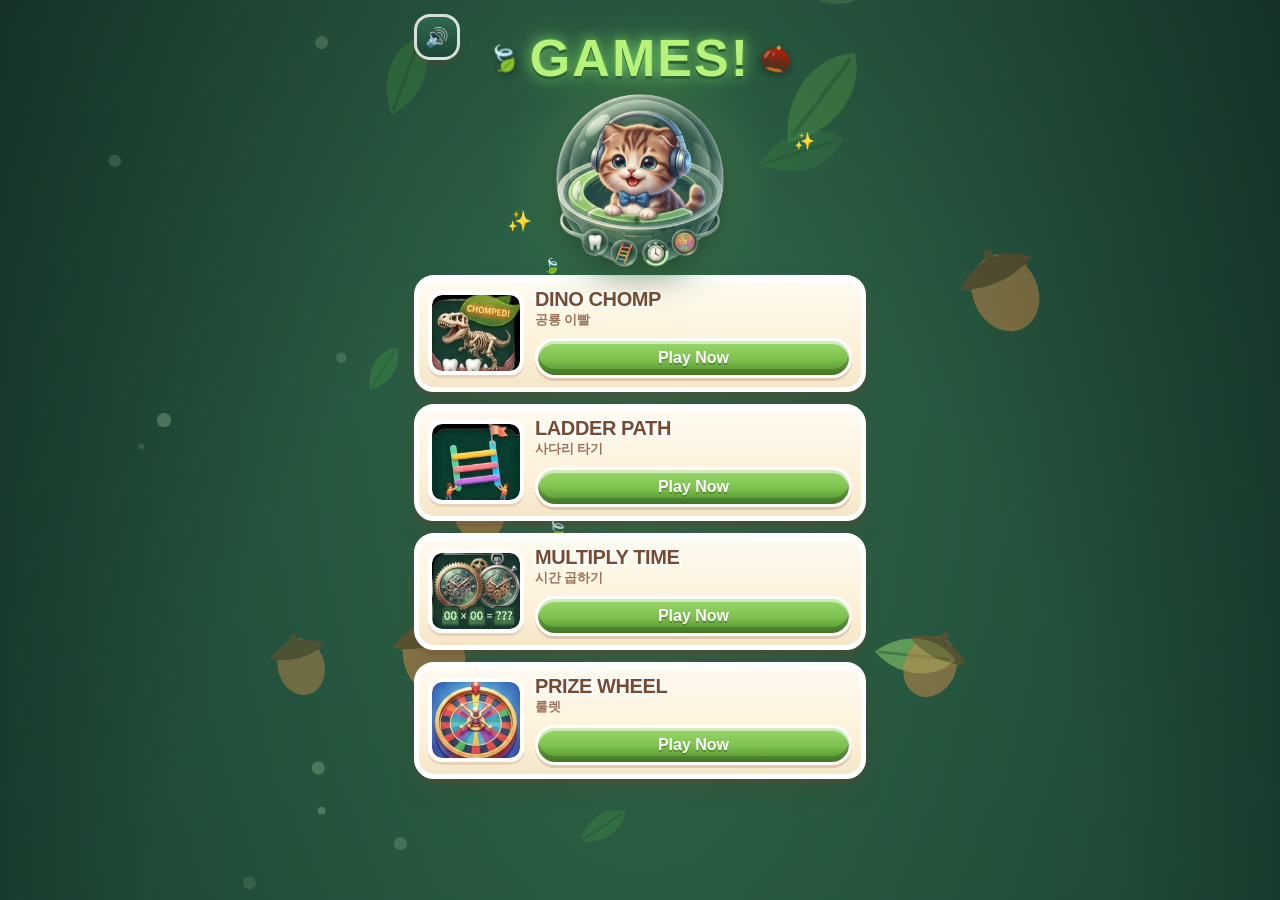
<file: index.html>
<!DOCTYPE html>
<html lang="ko">
<head>
<meta charset="utf-8">
<meta name="viewport" content="width=device-width, initial-scale=1, viewport-fit=cover">
<meta name="theme-color" content="#163a2d">
<meta name="description" content="공룡 이빨 · 사다리 타기 · 시간 곱하기 · 룰렛, 네 가지 복불복 미니게임">
<title>GAMES!</title>

<link rel="manifest" href="manifest.webmanifest">
<link rel="icon" href="icons/icon-192.png">
<link rel="apple-touch-icon" href="icons/apple-touch-icon.png">
<meta name="apple-mobile-web-app-capable" content="yes">
<meta name="apple-mobile-web-app-status-bar-style" content="default">
<meta name="apple-mobile-web-app-title" content="GAMES!">
<meta name="mobile-web-app-capable" content="yes">

<link rel="stylesheet" href="shared/theme.css">
<link rel="stylesheet" href="main.css">
</head>
<body>
  <div class="screen main" id="screen">
    <div class="main__deco" aria-hidden="true"></div>

    <h1 class="banner">
      <span class="banner__leaf banner__leaf--l">🍃</span>
      <span class="banner__text">GAMES!</span>
      <span class="banner__leaf banner__leaf--r">🌰</span>
    </h1>

    <img class="mascot" src="앱아이콘.png" alt="헤드폰을 쓴 고양이 마스코트">

    <main class="cards" id="cards"></main>
  </div>

  <script src="games.js"></script>
  <script src="shared/art.js"></script>
  <script src="shared/sound.js"></script>
  <script src="shared/fx.js"></script>
  <script src="main.js"></script>
</body>
</html>
</file>
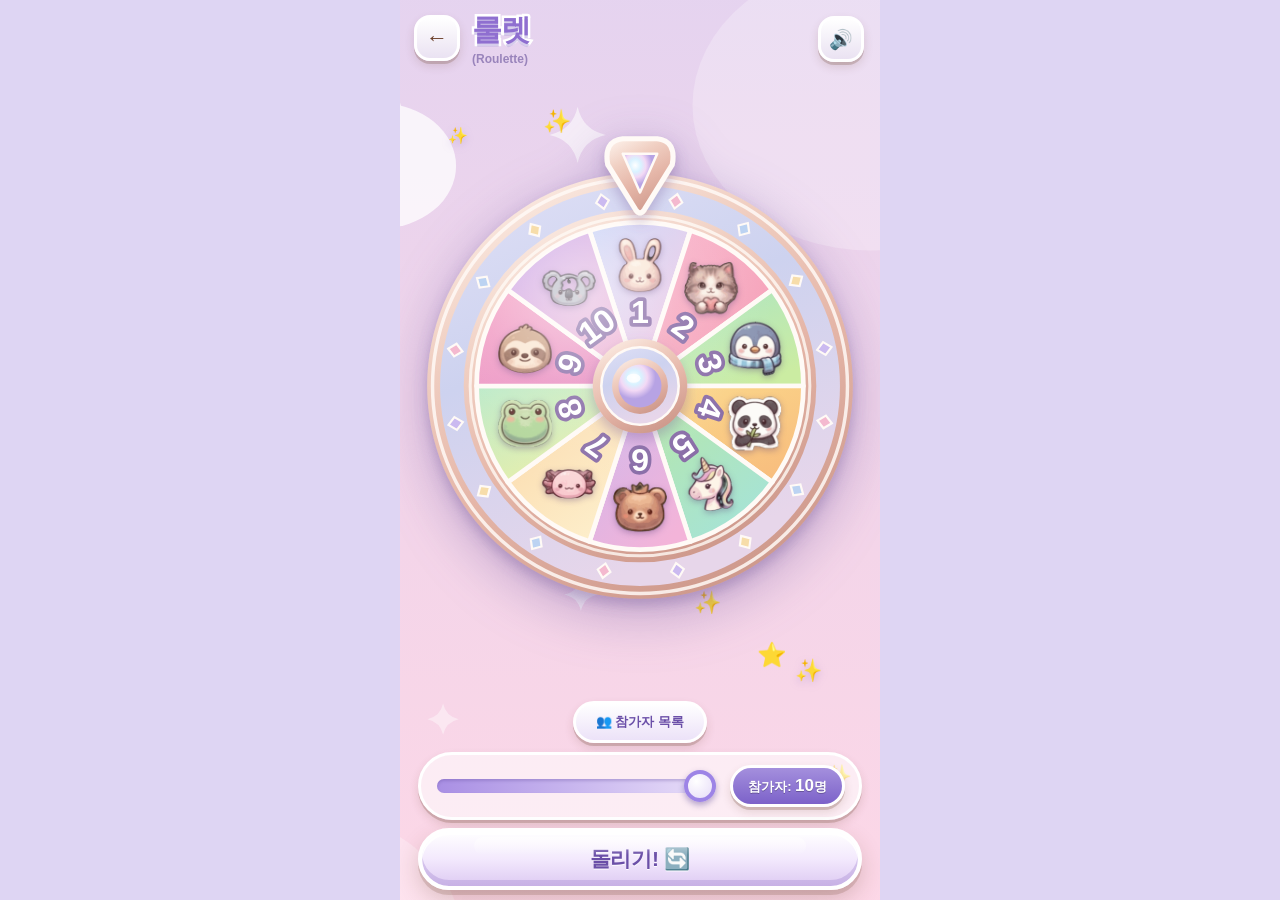
<file: 룰렛/index.html>
<!DOCTYPE html>
<html lang="ko">
<head>
<meta charset="utf-8">
<meta name="viewport" content="width=device-width, initial-scale=1, viewport-fit=cover">
<meta name="theme-color" content="#163a2d">
<title>PRIZE WHEEL</title>
<link rel="manifest" href="../manifest.webmanifest">
<link rel="icon" href="../icons/icon-192.png">
<link rel="apple-touch-icon" href="../icons/apple-touch-icon.png">
<meta name="apple-mobile-web-app-capable" content="yes">
<meta name="mobile-web-app-capable" content="yes">
<link rel="stylesheet" href="../shared/theme.css">
<link rel="stylesheet" href="style.css">
</head>
<body>
  <div class="screen wheel" id="screen">
    <div class="sky" aria-hidden="true">
      <span class="cloud cloud--1"></span>
      <span class="cloud cloud--2"></span>
      <span class="spark spark--1">✨</span>
      <span class="spark spark--3">✨</span>
    </div>

    <header class="topbar">
      <a class="topbar__back" href="../index.html" aria-label="게임 목록으로">←</a>
      <div>
        <h1 class="topbar__title">룰렛</h1>
        <p class="topbar__sub">(Roulette)</p>
      </div>
    </header>

    <!-- 룰렛판 -->
    <div class="wheelbox">
      <svg class="wheelbox__svg" id="svg" viewBox="-100 -100 200 200" aria-hidden="true"></svg>
    </div>

    <!-- 참가자 조절 -->
    <div class="players">
      <button class="players__list" id="openList" type="button">👥 참가자 목록</button>
      <div class="players__set">
        <input class="players__range" id="range" type="range" min="2" max="10" value="10"
               aria-label="참가자 수">
        <span class="players__badge">참가자: <b id="num">10</b>명</span>
      </div>
    </div>

    <button class="btn spinBtn" id="spin" type="button">돌리기! 🔄</button>

    <!-- 참가자 목록 -->
    <div class="popup" id="listPop">
      <div class="popup__box popup__box--list">
        <h2 class="popup__title">참가자</h2>
        <p class="popup__text">(Player List)</p>
        <div class="plist" id="plist"></div>
        <button class="btn" id="closeList" type="button">닫기</button>
      </div>
    </div>

    <!-- 결과 -->
    <div class="popup" id="popup">
      <div class="popup__box">
        <div class="popup__emoji" id="popEmoji">🎉</div>
        <h2 class="popup__title" id="popTitle">당첨!</h2>
        <p class="popup__text" id="popText"></p>
        <button class="btn" id="popAgain" type="button">한 번 더</button>
        <a class="popup__home" href="../index.html">목록으로</a>
      </div>
    </div>
  </div>

  <script src="../shared/progress.js"></script>
  <script src="../shared/art.js"></script>
  <script src="../shared/chars.js"></script>
  <script src="../shared/sound.js"></script>
  <script src="../shared/fx.js"></script>
  <script src="game.js"></script>
</body>
</html>
</file>
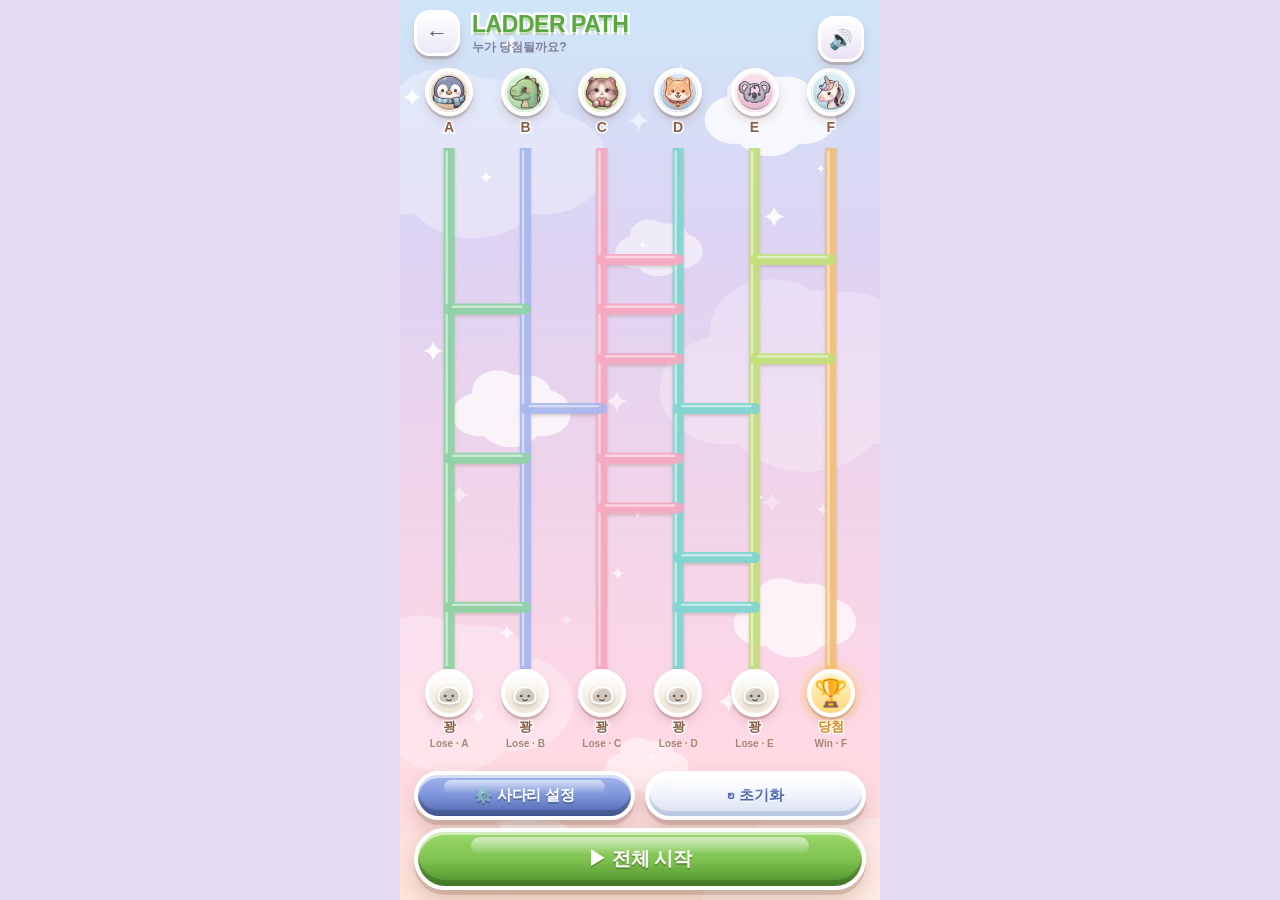
<file: 사다리/index.html>
<!DOCTYPE html>
<html lang="ko">
<head>
<meta charset="utf-8">
<meta name="viewport" content="width=device-width, initial-scale=1, viewport-fit=cover">
<meta name="theme-color" content="#163a2d">
<title>LADDER PATH</title>
<link rel="manifest" href="../manifest.webmanifest">
<link rel="icon" href="../icons/icon-192.png">
<link rel="apple-touch-icon" href="../icons/apple-touch-icon.png">
<meta name="apple-mobile-web-app-capable" content="yes">
<meta name="mobile-web-app-capable" content="yes">
<link rel="stylesheet" href="../shared/theme.css">
<link rel="stylesheet" href="style.css">
</head>
<body>
  <div class="screen ladder" id="screen">

    <header class="topbar">
      <a class="topbar__back" href="../index.html" aria-label="게임 목록으로">←</a>
      <div>
        <h1 class="topbar__title">LADDER PATH</h1>
        <p class="topbar__sub">누가 당첨될까요?</p>
      </div>
    </header>

    <div class="board" id="board">
      <div class="heads" id="heads"></div>
      <div class="track" id="track">
        <svg class="track__svg" id="svg" preserveAspectRatio="none" aria-hidden="true"></svg>
      </div>
      <div class="goals" id="goals"></div>
    </div>

    <footer class="controls">
      <div class="controls__row">
        <button class="btn btn--blue" id="openSetup" type="button">⚙️ 사다리 설정</button>
        <button class="btn btn--ghost" id="reset" type="button">↻ 초기화</button>
      </div>
      <button class="btn controls__go" id="startAll" type="button">▶ 전체 시작</button>
    </footer>

    <!-- 설정 패널 -->
    <div class="popup" id="setup">
      <div class="popup__box">
        <h2 class="popup__title">사다리 설정</h2>
        <p class="popup__text">인원수를 고르세요. 당첨은 항상 1개입니다.</p>
        <div class="stepper">
          <button class="stepper__btn" id="minus" type="button" aria-label="한 명 줄이기">−</button>
          <span class="stepper__value"><b id="numLabel">6</b>명</span>
          <button class="stepper__btn" id="plus" type="button" aria-label="한 명 늘리기">+</button>
        </div>
        <button class="btn" id="applySetup" type="button">이걸로 시작</button>
      </div>
    </div>

    <!-- 결과 팝업 -->
    <div class="popup" id="popup">
      <div class="popup__box">
        <div class="popup__emoji" id="popEmoji">🏆</div>
        <h2 class="popup__title" id="popTitle">당첨!</h2>
        <p class="popup__text" id="popText"></p>
        <button class="btn" id="popAgain" type="button">한 판 더</button>
        <a class="popup__home" href="../index.html">목록으로</a>
      </div>
    </div>

  </div>

  <script src="../shared/progress.js"></script>
  <script src="../shared/art.js"></script>
  <script src="../shared/chars.js"></script>
  <script src="../shared/sound.js"></script>
  <script src="../shared/fx.js"></script>
  <script src="game.js"></script>
</body>
</html>
</file>
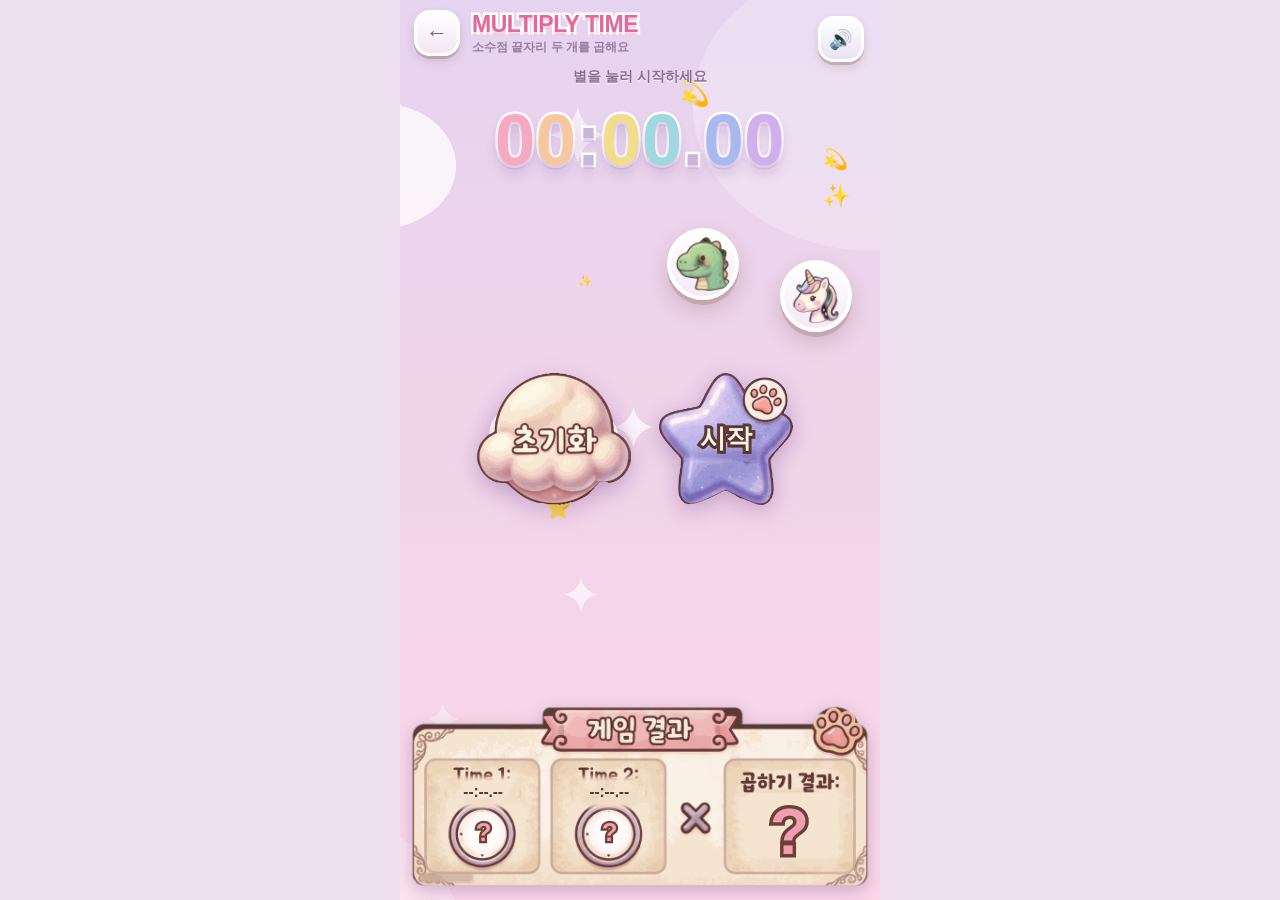
<file: 스톱워치/index.html>
<!DOCTYPE html>
<html lang="ko">
<head>
<meta charset="utf-8">
<meta name="viewport" content="width=device-width, initial-scale=1, viewport-fit=cover">
<meta name="theme-color" content="#163a2d">
<title>MULTIPLY TIME</title>
<link rel="manifest" href="../manifest.webmanifest">
<link rel="icon" href="../icons/icon-192.png">
<link rel="apple-touch-icon" href="../icons/apple-touch-icon.png">
<meta name="apple-mobile-web-app-capable" content="yes">
<meta name="mobile-web-app-capable" content="yes">
<link rel="stylesheet" href="../shared/theme.css">
<link rel="stylesheet" href="style.css">
</head>
<body>
  <div class="screen watch" id="screen">
    <div class="sky" aria-hidden="true">
      <span class="cloud cloud--1"></span>
      <span class="cloud cloud--2"></span>
      <span class="cloud cloud--3"></span>
    </div>

    <header class="topbar">
      <a class="topbar__back" href="../index.html" aria-label="게임 목록으로">←</a>
      <div>
        <h1 class="topbar__title">MULTIPLY TIME</h1>
        <p class="topbar__sub">소수점 끝자리 두 개를 곱해요</p>
      </div>
    </header>

    <p class="guide" id="guide">별을 눌러 시작하세요</p>

    <!-- 옆에서 구경하는 친구 둘. 캐릭터도 자리도 들어올 때마다 바뀝니다.
         자리는 game.js 가 버튼·시계·결과판을 피해서 잡아 줍니다. -->
    <div class="buddies" id="buddies" aria-hidden="true">
      <span class="buddy">🐱</span>
      <span class="buddy">🐻</span>
    </div>

    <!-- 시간 표시 -->
    <div class="display">
      <div class="display__time" id="time">00:00.00</div>
    </div>

    <!-- 조작 버튼 -->
    <div class="pads">
      <button class="pad pad--cloud" id="reset" type="button">
        <img class="pad__art" src="../shared/art/watch-cloud.png" alt="" onerror="this.remove()">
        <svg class="pad__svg" viewBox="0 0 150 100" aria-hidden="true">
          <!-- 같은 도형을 두 번 그립니다: 뒤에는 굵은 흰 선으로 테두리를, 앞에는 색을 채워 -->
          <g class="pad__outline"><g class="cloudBody">
        <circle cx="42" cy="46" r="24"/>
        <circle cx="76" cy="36" r="30"/>
        <circle cx="110" cy="50" r="22"/>
        <rect x="18" y="52" width="114" height="30" rx="15"/>
      </g></g>
          <g class="pad__fill"><g class="cloudBody">
        <circle cx="42" cy="46" r="24"/>
        <circle cx="76" cy="36" r="30"/>
        <circle cx="110" cy="50" r="22"/>
        <rect x="18" y="52" width="114" height="30" rx="15"/>
      </g></g>
        </svg>
        <span class="pad__label">초기화</span>
      </button>

      <button class="pad pad--star" id="action" type="button">
        <img class="pad__art" src="../shared/art/watch-star.png" alt="" onerror="this.remove()">
        <img class="pad__art pad__art--stop" src="../shared/art/watch-star-stop.png"
             alt="" onerror="this.remove()">
        <svg class="pad__svg" viewBox="0 0 100 100" aria-hidden="true">
          <polygon class="star" points="50.00,3.00 62.05,33.42 94.70,35.48 69.50,56.33 77.63,88.02 50.00,70.50 22.37,88.02 30.50,56.33 5.30,35.48 37.95,33.42"/>
          <polygon class="star__gloss" points="50.00,3.00 62.05,33.42 94.70,35.48 69.50,56.33 77.63,88.02 50.00,70.50 22.37,88.02 30.50,56.33 5.30,35.48 37.95,33.42"/>
        </svg>
        <span class="pad__paw">🐾</span>
        <span class="pad__label" id="actionLabel">시작</span>
      </button>
    </div>

    <!-- 결과 — 그려 둔 결과판 위에 실제 값만 얹습니다 -->
    <section class="result">
      <div class="board">
        <img class="board__bg" src="../shared/art/watch-board.png"
             alt="게임 결과판" onerror="this.closest('.board').classList.add('is-bare')">
        <span class="board__time board__time--1" id="t1">--:--.--</span>
        <span class="board__time board__time--2" id="t2">--:--.--</span>
        <span class="board__dial board__dial--1" id="slot1"><i id="d1">?</i></span>
        <span class="board__dial board__dial--2" id="slot2"><i id="d2">?</i></span>
        <span class="board__total" id="total">?</span>
      </div>
    </section>

    <!-- 결과 팝업 -->
    <div class="popup" id="popup">
      <div class="popup__box">
        <div class="popup__emoji" id="popEmoji">🎉</div>
        <h2 class="popup__title" id="popTitle">0 점</h2>
        <p class="popup__text" id="popText"></p>
        <button class="btn" id="popAgain" type="button">한 판 더</button>
        <a class="popup__home" href="../index.html">목록으로</a>
      </div>
    </div>
  </div>

  <script src="../shared/progress.js"></script>
  <script src="../shared/art.js"></script>
  <script src="../shared/chars.js"></script>
  <script src="../shared/sound.js"></script>
  <script src="../shared/fx.js"></script>
  <script src="game.js"></script>
</body>
</html>
</file>
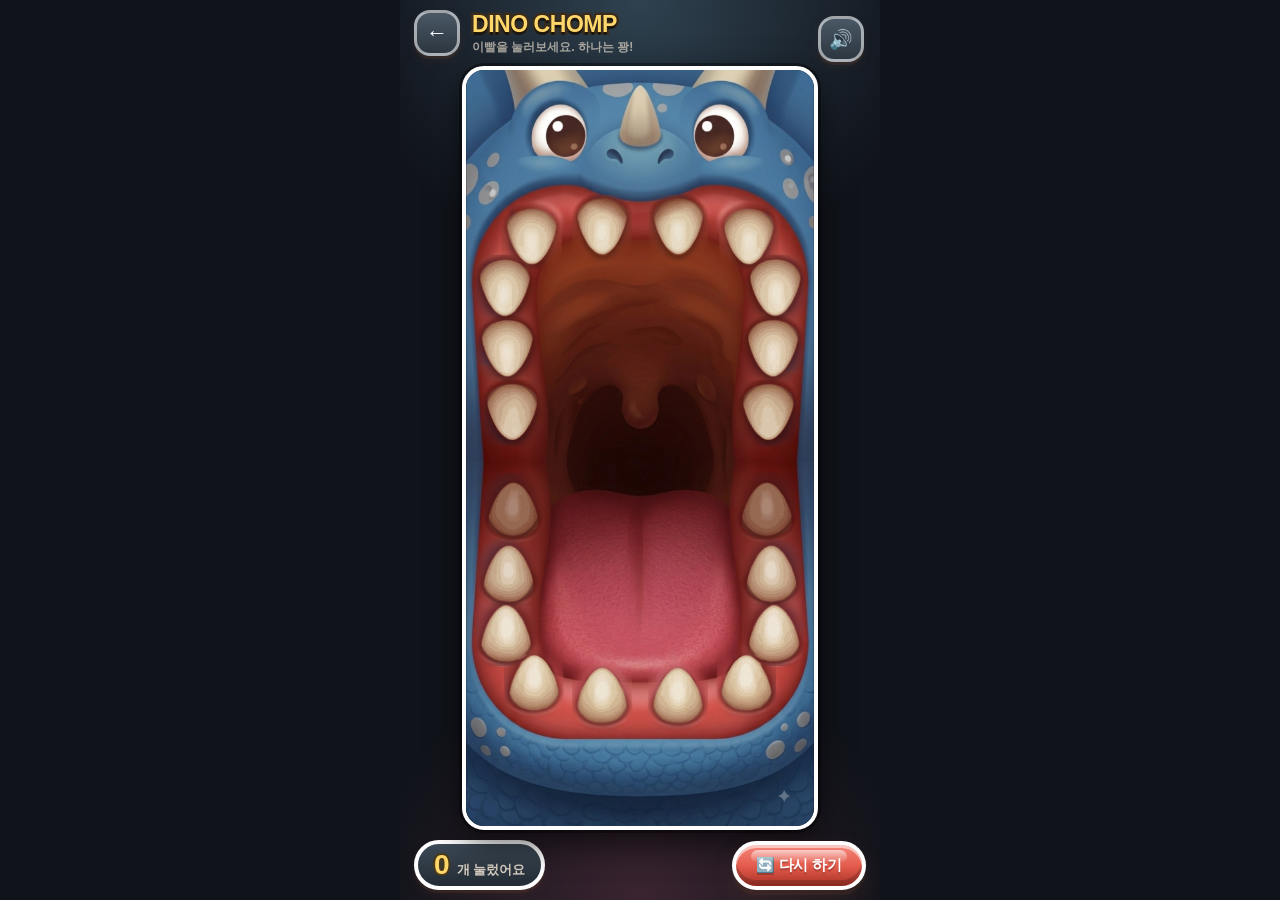
<file: 이빨/index.html>
<!DOCTYPE html>
<html lang="ko">
<head>
<meta charset="utf-8">
<meta name="viewport" content="width=device-width, initial-scale=1, viewport-fit=cover">
<meta name="theme-color" content="#163a2d">
<title>DINO CHOMP</title>
<link rel="manifest" href="../manifest.webmanifest">
<link rel="icon" href="../icons/icon-192.png">
<link rel="apple-touch-icon" href="../icons/apple-touch-icon.png">
<meta name="apple-mobile-web-app-capable" content="yes">
<meta name="mobile-web-app-capable" content="yes">
<link rel="stylesheet" href="../shared/theme.css">
<link rel="stylesheet" href="style.css">
</head>
<body>
  <div class="screen dino" id="screen">

    <header class="topbar">
      <a class="topbar__back" href="../index.html" aria-label="게임 목록으로">←</a>
      <div>
        <h1 class="topbar__title">DINO CHOMP</h1>
        <p class="topbar__sub">이빨을 눌러보세요. 하나는 꽝!</p>
      </div>
    </header>

    <!-- 입 그림 + 이빨 조각.
         배경은 이빨을 모두 지운 "잇몸만" 그림이고, 그 위에 진짜 이빨 조각 20개를 얹습니다.
         그래서 이빨을 누르면 조각이 잇몸 속으로 빠지며 빈 자리가 그대로 드러납니다. -->
    <div class="stageWrap">
      <div class="stage" id="stage">
        <img class="stage__img" id="mouth" src="이빨화면-잇몸.jpg" alt="입을 벌린 공룡">
        <div class="teeth" id="teeth"></div>
      </div>
    </div>

    <footer class="hud">
      <div class="hud__count">
        <span class="hud__num" id="count">0</span>
        <span class="hud__unit">개 눌렀어요</span>
      </div>
      <button class="btn hud__retry" id="retry" type="button">🔄 다시 하기</button>
    </footer>

    <!-- 결과 팝업 -->
    <div class="popup" id="popup">
      <div class="popup__box">
        <div class="popup__emoji" id="popEmoji">😱</div>
        <h2 class="popup__title" id="popTitle">CHOMP!</h2>
        <p class="popup__text" id="popText"></p>
        <button class="btn" id="popRetry" type="button">다시 하기</button>
        <a class="popup__home" href="../index.html">목록으로</a>
      </div>
    </div>

  </div>

  <script src="../shared/progress.js"></script>
  <script src="../shared/sound.js"></script>
  <script src="../shared/fx.js"></script>
  <script src="game.js"></script>
</body>
</html>
</file>
<file: shared/theme.css>
/* ===== 공통 디자인 시스템 =====
   참고 이미지의 특징을 규칙으로 정리한 것입니다.
     1) 모든 요소에 두꺼운 흰 테두리
     2) 젤리처럼 안쪽 위는 밝고 아래는 어두운 입체감
     3) 글자는 흰 외곽선 + 색 채움 + 아래로 떨어지는 그림자
     4) 그림자는 흐린 것 하나가 아니라, 단단한 것 + 부드러운 것 두 겹 */

:root {
  /* 배경 — 앱 전체가 이 진한 숲 색을 기준으로 합니다.
     위아래 띠(주소창·상태바)도 같은 색이라 화면이 하나로 이어져 보입니다. */
  --forest: #163a2d;
  --forest-deep: #0e2a20;
  --leaf: #8dd85f;
  --cream: #fdf3dd;
  --cream-deep: #f5e6c8;
  --paper: #f9f5ec;

  /* 파스텔 하늘 */
  --sky-1: #ffd9ec;
  --sky-2: #d9c9f5;
  --sky-3: #c5e4f7;
  --sky-4: #ffe9d6;

  /* 글자 */
  --brown: #6b3f2a;
  --brown-soft: #98705a;
  --white: #ffffff;

  /* 버튼 */
  --btn-green: #7ec24f;
  --btn-green-deep: #4e8f2c;
  --btn-blue: #7b93d8;
  --btn-blue-deep: #4f66ad;
  --btn-pink: #f5a8c0;
  --btn-pink-deep: #d4738f;
  --btn-red: #e35b4c;
  --btn-red-deep: #a83226;

  /* 테두리 · 그림자 */
  --line: #d8ab72;
  --line-soft: #ecd9b4;

  /* 두 겹 그림자 — 단단한 아래턱 + 퍼지는 안개 */
  --drop-sm: 0 3px 0 rgba(107, 63, 42, .22), 0 5px 10px rgba(107, 63, 42, .16);
  --drop-md: 0 5px 0 rgba(107, 63, 42, .18), 0 10px 22px rgba(107, 63, 42, .22);
  --drop-lg: 0 8px 0 rgba(107, 63, 42, .16), 0 20px 44px rgba(107, 63, 42, .3);

  /* 젤리 광택 — 버튼 안쪽에 겹쳐 쓰는 값 */
  --gloss: inset 0 3px 0 rgba(255, 255, 255, .55), inset 0 -6px 0 rgba(0, 0, 0, .18);

  /* 캐릭터 파스텔 팔레트 */
  --c1: #f6a9a9; --c2: #f9cf8e; --c3: #f4e58c; --c4: #b5e3a0; --c5: #9fd8e0;
  --c6: #a9b8ef; --c7: #cfb0ec; --c8: #f3b0d6; --c9: #d6c3a8; --c10: #b8c9d9;

  --radius: 20px;
  --radius-lg: 28px;
}

* { box-sizing: border-box; -webkit-tap-highlight-color: transparent; }
html, body { margin: 0; padding: 0; height: 100%; }

body {
  font-family: "Apple SD Gothic Neo", -apple-system, BlinkMacSystemFont,
               "Pretendard", "Noto Sans KR", "Malgun Gothic", sans-serif;
  color: var(--brown);
  overscroll-behavior: none;
  user-select: none;
}

.screen {
  position: relative;
  width: 100%;
  max-width: 480px;
  min-height: 100%;
  margin: 0 auto;
  overflow: hidden;
}

/* ===== 사탕 글씨 =====
   흰 외곽선을 글자 뒤로 돌리고(paint-order), 아래로 단단한 그림자를 답니다. */
.candy {
  -webkit-text-stroke: 6px var(--white);
  paint-order: stroke fill;
  text-shadow:
    0 3px 0 var(--stroke2, rgba(0, 0, 0, .18)),
    0 6px 12px rgba(107, 63, 42, .28);
}

/* ===== 젤리 버튼 ===== */
.btn {
  position: relative;
  display: inline-flex;
  align-items: center;
  justify-content: center;
  gap: 8px;
  padding: 15px 28px;
  border: 4px solid var(--white);
  border-radius: 999px;
  font-family: inherit;
  font-size: 17px;
  font-weight: 900;
  letter-spacing: -.01em;
  color: var(--white);
  background: linear-gradient(180deg, #9ad86c 0%, var(--btn-green) 52%, var(--btn-green-deep) 100%);
  box-shadow: var(--gloss), var(--drop-md);
  text-shadow: 0 2px 0 rgba(0, 0, 0, .22);
  cursor: pointer;
  transition: transform .12s cubic-bezier(.2, 1.4, .5, 1), filter .12s ease;
}
/* 위쪽에 얹히는 하이라이트 — 젤리 느낌의 핵심입니다 */
.btn::before {
  content: "";
  position: absolute;
  left: 12%;
  right: 12%;
  top: 5px;
  height: 34%;
  border-radius: 999px;
  background: linear-gradient(rgba(255, 255, 255, .6), rgba(255, 255, 255, 0));
  pointer-events: none;
}
.btn:active { transform: translateY(5px); box-shadow: var(--gloss), 0 1px 0 rgba(107,63,42,.22); }
.btn:disabled { filter: grayscale(.55) opacity(.55); cursor: default; }

.btn--blue {
  background: linear-gradient(180deg, #a3b6ee 0%, var(--btn-blue) 52%, var(--btn-blue-deep) 100%);
}
.btn--pink {
  background: linear-gradient(180deg, #ffc4d6 0%, var(--btn-pink) 52%, var(--btn-pink-deep) 100%);
}
.btn--red {
  background: linear-gradient(180deg, #f5877a 0%, var(--btn-red) 52%, var(--btn-red-deep) 100%);
}
.btn--ghost {
  background: linear-gradient(180deg, #ffffff 0%, #eef2fb 52%, #d5ddf0 100%);
  color: var(--btn-blue-deep);
  text-shadow: 0 1px 0 rgba(255, 255, 255, .9);
  box-shadow: inset 0 3px 0 rgba(255,255,255,.9), inset 0 -5px 0 rgba(120,140,190,.28), var(--drop-md);
}

/* ===== 패널 · 카드 ===== */
.panel {
  position: relative;
  border: 4px solid var(--white);
  border-radius: var(--radius);
  background: linear-gradient(180deg, #fffaf0, var(--cream-deep));
  box-shadow: inset 0 2px 0 rgba(255,255,255,.9), var(--drop-md);
}

/* ===== 상단 바 ===== */
.topbar {
  position: relative;
  z-index: 5;
  display: flex;
  align-items: center;
  gap: 12px;
  padding: 14px 16px;
}
.topbar__back {
  display: grid;
  place-items: center;
  width: 46px;
  height: 46px;
  flex: 0 0 46px;
  border: 3px solid var(--white);
  border-radius: 16px;
  background: linear-gradient(180deg, #ffffff, #eae2f2);
  color: var(--brown);
  font-size: 22px;
  font-weight: 900;
  text-decoration: none;
  box-shadow: var(--drop-sm);
  transition: transform .12s ease;
}
.topbar__back:active { transform: translateY(3px); }
.topbar__title { margin: 0; font-size: 23px; font-weight: 900; letter-spacing: -.02em; }
.topbar__sub { margin: 1px 0 0; font-size: 12px; font-weight: 800; opacity: .72; }

/* ===== 효과음 토글 ===== */
.sfxBtn {
  position: absolute;
  top: 16px;
  right: 16px;
  z-index: 30;
  width: 46px;
  height: 46px;
  padding: 0;
  border: 3px solid var(--white);
  border-radius: 16px;
  background: linear-gradient(180deg, #ffffff, #eae2f2);
  font-size: 19px;
  line-height: 1;
  cursor: pointer;
  box-shadow: var(--drop-sm);
  transition: transform .12s ease;
}
.sfxBtn:active { transform: translateY(3px); }

/* ===== 팝업 ===== */
.popup {
  position: absolute;
  inset: 0;
  z-index: 40;
  display: grid;
  place-items: center;
  padding: 24px;
  background: rgba(60, 35, 22, .5);
  backdrop-filter: blur(4px);
  opacity: 0;
  pointer-events: none;
  transition: opacity .25s ease;
}
.popup.is-open { opacity: 1; pointer-events: auto; }

.popup__box {
  position: relative;
  width: 100%;
  max-width: 330px;
  padding: 30px 24px 24px;
  border: 5px solid var(--white);
  border-radius: var(--radius-lg);
  background: linear-gradient(180deg, #fffaf0 0%, var(--cream) 55%, var(--cream-deep) 100%);
  text-align: center;
  box-shadow: inset 0 3px 0 rgba(255,255,255,.9), var(--drop-lg);
  transform: scale(.8) translateY(14px);
  transition: transform .32s cubic-bezier(.2, 1.5, .45, 1);
}
.popup.is-open .popup__box { transform: scale(1) translateY(0); }

/* 팝업 둘레의 점선 장식 */
.popup__box::after {
  content: "";
  position: absolute;
  inset: 7px;
  border: 2px dashed rgba(216, 171, 114, .5);
  border-radius: calc(var(--radius-lg) - 8px);
  pointer-events: none;
}
.popup__emoji {
  font-size: 62px;
  line-height: 1;
  filter: drop-shadow(0 6px 8px rgba(107, 63, 42, .3));
  animation: bounceIn .5s cubic-bezier(.2, 1.6, .4, 1);
}
.popup__title {
  margin: 12px 0 6px;
  font-size: 28px;
  font-weight: 900;
  color: #e2699a;
  -webkit-text-stroke: 5px var(--white);
  paint-order: stroke fill;
  text-shadow: 0 3px 0 rgba(226, 105, 154, .28);
}
.popup__text { margin: 0 0 20px; font-size: 15px; font-weight: 700; color: var(--brown-soft); line-height: 1.5; }
.popup__home {
  display: block;
  margin-top: 14px;
  font-size: 13px;
  font-weight: 800;
  color: var(--brown-soft);
  text-decoration: none;
  opacity: .85;
}

/* ===== 반짝임 장식 ===== */
.twinkle {
  position: absolute;
  pointer-events: none;
  animation: twinkle 2.6s ease-in-out infinite;
}
@keyframes twinkle {
  0%, 100% { opacity: .25; transform: scale(.8) rotate(0deg); }
  50% { opacity: 1; transform: scale(1.15) rotate(18deg); }
}

/* ===== 공통 애니메이션 ===== */
@keyframes shake {
  0%, 100% { transform: translate(0, 0) rotate(0); }
  20% { transform: translate(-9px, 5px) rotate(-1.8deg); }
  40% { transform: translate(8px, -4px) rotate(1.8deg); }
  60% { transform: translate(-6px, 3px) rotate(-1.2deg); }
  80% { transform: translate(5px, -2px) rotate(.9deg); }
}
@keyframes pop {
  0% { transform: scale(.4); opacity: 0; }
  70% { transform: scale(1.18); opacity: 1; }
  100% { transform: scale(1); opacity: 1; }
}
@keyframes bounceIn {
  0% { transform: scale(.3) translateY(20px); opacity: 0; }
  55% { transform: scale(1.2) translateY(-6px); opacity: 1; }
  75% { transform: scale(.94) translateY(2px); }
  100% { transform: scale(1) translateY(0); }
}
@keyframes float {
  0%, 100% { transform: translateY(0); }
  50% { transform: translateY(-9px); }
}
@keyframes wobble {
  0%, 100% { transform: rotate(-2.5deg); }
  50% { transform: rotate(2.5deg); }
}

@media (prefers-reduced-motion: reduce) {
  * { animation-duration: .01ms !important; transition-duration: .01ms !important; }
}

/* ===== 색종이 ===== */
.fxLayer { position: absolute; inset: 0; z-index: 45; pointer-events: none; overflow: hidden; }
.fxBit {
  position: absolute;
  display: block;
  opacity: 0;
  animation-name: confetti;
  animation-timing-function: cubic-bezier(.15, .6, .5, 1);
  animation-fill-mode: forwards;
}
@keyframes confetti {
  0%   { opacity: 1; transform: translate(-50%, -50%) rotate(0deg) scale(.5); }
  15%  { opacity: 1; transform: translate(calc(-50% + var(--dx) * .45), calc(-50% + var(--dy) * -.25)) rotate(calc(var(--rot) * .3)) scale(1.1); }
  100% { opacity: 0; transform: translate(calc(-50% + var(--dx)), calc(-50% + var(--dy))) rotate(var(--rot)) scale(.85); }
}

/* ===== 생성된 그림 =====
   이모지 위에 덮여 그려집니다. 파일이 없으면 스스로 사라져 이모지가 남습니다. */
.artImg {
  position: absolute;
  inset: 0;
  width: 100%;
  height: 100%;
  object-fit: cover;
  border-radius: inherit;
  pointer-events: none;
}

/* ===== 캐릭터 그림 (shared/art/char/) =====
   투명 PNG 라서 잘라내지 않고 통째로 보여 줍니다.
   파일이 없으면 onerror 로 사라져 밑에 깔린 이모지가 남습니다. */
.charImg {
  position: absolute;
  inset: 6%;
  width: 88%;
  height: 88%;
  object-fit: contain;
  pointer-events: none;
}
/* 예비 이모지 — 그림이 붙으면 숨깁니다. 그래야 뒤로 삐져나와 겹쳐 보이지 않습니다. */
.charEmoji { font-style: normal; line-height: 1; }
:has(> .charImg) > .charEmoji { display: none; }
</file>
<file: main.css>
/* ===== 메인 선택화면 ===== */

body {
  /* 붙박이(fixed)로 두면 iOS 에서 어긋나므로, 문서 전체를 덮게 둡니다 */
  background: var(--forest) url("shared/art/bg-forest.svg") center top / cover no-repeat;
}

.main {
  padding: 14px 14px calc(28px + env(safe-area-inset-bottom));
  min-height: 100vh;
  min-height: 100svh;
}

/* 배너가 글씨만 남아서 위 모서리가 비었습니다 — 참고 화면처럼 왼쪽 위로 올립니다 */
.main .sfxBtn {
  top: 14px;
  left: 14px;
  right: auto;
  background: linear-gradient(180deg, #2f6a4c, #1b4433);
  border-color: rgba(255, 255, 255, .82);
  color: #eafbe2;
}

/* 은은한 잎사귀 얼룩 */
/* 배경 그림은 body 가 맡고, 여기에는 반짝임만 얹습니다 */
.main__deco { position: absolute; inset: 0; pointer-events: none; }

/* ---- 타이틀 배너 ---- */
/* 참고 화면처럼 상자 없이 빛나는 글씨만 둡니다 */
.banner {
  position: relative;
  z-index: 2;
  display: flex;
  align-items: center;
  justify-content: center;
  gap: 10px;
  margin: 10px 6px 0;
  padding: 4px 8px;
}
.banner__text {
  font-size: clamp(38px, 12vw, 52px);
  font-weight: 900;
  letter-spacing: .04em;
  color: #b9f27a;
  -webkit-text-stroke: 3px #2c6b3c;
  paint-order: stroke fill;
  text-shadow:
    0 3px 0 #2b5f34,
    0 0 14px rgba(150, 240, 120, .75),
    0 0 34px rgba(120, 220, 100, .45);
}
.banner__leaf { font-size: 26px; filter: drop-shadow(0 3px 4px rgba(0,0,0,.4)); }
.banner__leaf--l { transform: rotate(-18deg); }
.banner__leaf--r { transform: rotate(14deg); }

/* ---- 마스코트 ---- */
/* 투명 PNG 라서 테두리 없이 그대로 띄웁니다 */
.mascot {
  position: relative;
  z-index: 3;
  display: block;
  /* 화면이 짧으면 마스코트가 작아져 카드가 더 많이 보입니다 */
  width: clamp(116px, 21svh, 168px);
  height: auto;
  margin: 2px auto -6px;
  filter: drop-shadow(0 10px 16px rgba(0, 0, 0, .45))
          drop-shadow(0 0 26px rgba(140, 235, 130, .35));
  animation: float 3.4s ease-in-out infinite;
}

/* ---- 게임 카드 ---- */
.cards {
  position: relative;
  z-index: 2;
  display: flex;
  flex-direction: column;
  gap: 12px;
  margin-top: 14px;
}

.card {
  position: relative;
  display: grid;
  grid-template-columns: 96px 1fr;
  gap: 11px;
  align-items: center;
  padding: 9px;
  border: 5px solid #ffffff;
  border-radius: var(--radius);
  background: linear-gradient(180deg, #fffaf0 0%, var(--cream) 55%, var(--cream-deep) 100%);
  text-decoration: none;
  color: inherit;
  box-shadow: inset 0 3px 0 rgba(255,255,255,.9), var(--drop-md);
  transition: transform .15s cubic-bezier(.2, 1.4, .5, 1), box-shadow .15s ease;
}
.card:active { transform: translateY(5px) scale(.99); box-shadow: inset 0 3px 0 rgba(255,255,255,.9), var(--drop-sm); }

.card__body { min-width: 0; }
.card__title {
  display: block;
  margin-bottom: 2px;
  font-size: 20px;
  font-weight: 900;
  line-height: 1.05;
  letter-spacing: -.02em;
  color: #7a4a2e;
  -webkit-text-stroke: 4px #fff;
  paint-order: stroke fill;
}
.card__ko { display: block; margin-bottom: 9px; font-size: 12.5px; font-weight: 800; color: var(--brown-soft); }

.card__play {
  position: relative;
  display: block;
  padding: 8px 0;
  border: 3px solid #fff;
  border-radius: 999px;
  background: linear-gradient(180deg, #9ad86c 0%, var(--btn-green) 52%, var(--btn-green-deep) 100%);
  box-shadow: var(--gloss), 0 3px 0 rgba(107, 63, 42, .18);
  color: #fff;
  font-size: 16px;
  font-weight: 900;
  text-align: center;
  text-shadow: 0 2px 0 rgba(0, 0, 0, .22);
}

/* ---- 썸네일 ---- */
.thumb {
  position: relative;
  display: grid;
  place-items: center;
  height: 84px;
  border: 4px solid #fff;
  border-radius: 14px;
  overflow: hidden;
  box-shadow: inset 0 -4px 8px rgba(0, 0, 0, .08), 0 3px 0 rgba(107, 63, 42, .12);
}
.thumb--dino   { background: linear-gradient(180deg, #d3edf9, #f0fbff); }
.thumb--ladder { background: linear-gradient(180deg, #dbeaf7, #f8f0dd); }
.thumb--watch  { background: linear-gradient(180deg, #e6f4ee, #fbfdf8); }
.thumb--wheel  { background: linear-gradient(180deg, #f1e7fc, #fdf4fa); }

/* 그려 넣은 그림이 있으면 SVG 위를 덮습니다. 파일이 없으면 SVG 가 그대로 보입니다. */
.thumb .artImg { border-radius: 10px; }
/* 그림에 CHOMPED! 딱지가 이미 그려져 있어 겹치지 않게 숨깁니다 */
.thumb:has(.artImg) .thumb__tag { display: none; }

.tsvg {
  width: 100%;
  height: 100%;
  padding: 1px;
  filter: drop-shadow(0 2px 2px rgba(107, 63, 42, .18));
}

.thumb__tag {
  position: absolute;
  top: 4px;
  right: 4px;
  padding: 2px 7px;
  border: 2px solid #fff;
  border-radius: 8px;
  background: linear-gradient(180deg, #ffc94d, #f0a01e);
  color: #fff;
  font-size: 8px;
  font-weight: 900;
  text-shadow: 0 1px 0 rgba(0,0,0,.2);
  box-shadow: 0 2px 0 rgba(0,0,0,.15);
  transform: rotate(6deg);
}
</file>
<file: 룰렛/style.css>
/* ===== PRIZE WHEEL ===== */

body { background: #ded5f3; }

.wheel {
  display: flex;
  flex-direction: column;
  /* svh 는 주소창이 보이는 상태의 높이라, 폰에서 아래가 잘리거나 밀리지 않습니다 */
  height: 100vh;
  height: 100svh;
  overflow: hidden;
  padding-bottom: calc(10px + env(safe-area-inset-bottom));
  background: #ded5f3 url("../shared/art/bg-clouds.svg") center / cover no-repeat fixed;
}

.sky { position: absolute; inset: 0; overflow: hidden; pointer-events: none; }
.cloud { display: none; }
.spark {
  position: absolute;
  font-size: 22px;
  filter: drop-shadow(0 3px 4px rgba(120, 90, 190, .3));
  animation: float 4s ease-in-out infinite;
}
/* 화면 가장자리에서 잘리지 않도록 안쪽에 배치합니다 */
.spark--1 { left: 10%; top: 14%; font-size: 16px; animation-delay: .2s; }
.spark--2 { left: 12%; bottom: 21%; animation-delay: 1.1s; }
.spark--3 { right: 12%; bottom: 24%; animation-delay: .6s; }

.wheel .topbar { flex: 0 0 auto; padding: 10px 14px; color: #5a4386; }
.wheel .topbar__title {
  font-size: 30px;
  color: #8f6fd0;
  -webkit-text-stroke: 5px #fff;
  paint-order: stroke fill;
  text-shadow: 0 3px 0 rgba(120, 90, 190, .3);
}
.wheel .topbar__sub { color: #7c66a8; }

/* ---- 룰렛판 ---- */
.wheelbox {
  position: relative;
  z-index: 2;
  flex: 1 1 auto;
  display: grid;
  place-items: center;
  padding: 0 8px;
  min-height: 0;
}
.wheelbox__svg {
  width: min(99vw, 430px);
  /* 화면이 짧으면 남는 높이에 맞춰 알아서 작아집니다 */
  height: auto;
  max-height: 100%;
  overflow: visible;
  filter: drop-shadow(0 14px 26px rgba(90, 70, 150, .34));
}

/* 테에 박힌 보석이 순서대로 반짝입니다 */
.stud { animation: bulb 2.4s ease-in-out infinite; transform-box: view-box; }
@keyframes bulb {
  0%, 100% { opacity: .55; }
  50% { opacity: 1; }
}

.sector {
  stroke: #fffaf6;
  stroke-width: 2.2;
  stroke-linejoin: round;
  transition: filter .35s ease;
}
.sector.is-win {
  filter: brightness(1.15) saturate(1.35) drop-shadow(0 0 10px rgba(255, 240, 150, .95));
}
/* 칸 캐릭터 — 밝은 칸 위에 올라가므로 그림자로 살짝 띄웁니다 */
.slice__char { filter: drop-shadow(0 1.5px 1.5px rgba(90, 60, 120, .38)); }

/* 칸 번호 — 원본 그림처럼 흰 글씨에 짙은 테두리 */
.slice__num {
  font-weight: 900;
  fill: #ffffff;
  paint-order: stroke fill;
  stroke: #8a6ea8;
  stroke-width: 3.4px;
  stroke-linejoin: round;
}

#pointerG { transform-box: fill-box; transform-origin: 50% 12%; }
#pointerG.is-knock { animation: knock .1s ease; }
@keyframes knock {
  50% { transform: rotate(-7deg) translateY(-2px); }
}

/* ---- 참가자 조절 ---- */
.players {
  position: relative;
  z-index: 2;
  flex: 0 0 auto;
  display: flex;
  flex-direction: column;
  gap: 9px;
  padding: 6px 18px 2px;
}
.players__list {
  align-self: center;
  padding: 9px 20px;
  border: 3px solid #fff;
  border-radius: 999px;
  background: linear-gradient(180deg, #ffffff, #ece2f8);
  color: #6b4fa8;
  font-family: inherit;
  font-size: 13px;
  font-weight: 900;
  cursor: pointer;
  box-shadow: var(--drop-sm);
}
.players__list:active { transform: translateY(3px); }

.players__set {
  display: flex;
  align-items: center;
  gap: 12px;
  padding: 10px 14px;
  border: 3px solid #fff;
  border-radius: 999px;
  background: rgba(255, 255, 255, .55);
  box-shadow: var(--drop-sm);
}
.players__range {
  flex: 1 1 auto;
  -webkit-appearance: none;
  appearance: none;
  height: 14px;
  border-radius: 999px;
  background: linear-gradient(90deg, #a98fe4, #e9dff9);
  outline: none;
  box-shadow: inset 0 2px 3px rgba(90, 70, 150, .28);
}
.players__range::-webkit-slider-thumb {
  -webkit-appearance: none;
  width: 32px;
  height: 32px;
  border-radius: 50%;
  background: radial-gradient(circle at 35% 30%, #fff, #e6dcf8);
  border: 4px solid #9d84e6;
  cursor: pointer;
  box-shadow: 0 3px 6px rgba(90, 70, 150, .45);
}
.players__range::-moz-range-thumb {
  width: 28px; height: 28px; border-radius: 50%;
  background: #fff; border: 4px solid #9d84e6; cursor: pointer;
}
.players__badge {
  flex: 0 0 auto;
  padding: 8px 15px;
  border: 3px solid #fff;
  border-radius: 999px;
  background: linear-gradient(180deg, #a48fdd, #7c62c9);
  color: #fff;
  font-size: 13px;
  font-weight: 900;
  text-shadow: 0 1px 0 rgba(0,0,0,.25);
  box-shadow: var(--drop-sm);
}
.players__badge b { font-size: 17px; }

.spinBtn {
  position: relative;
  z-index: 2;
  flex: 0 0 auto;
  margin: 6px 18px 0;
  padding: 13px;
  font-size: 21px;
  color: #6b4fa8;
  text-shadow: 0 1px 0 rgba(255, 255, 255, .9);
  background: linear-gradient(180deg, #ffffff 0%, #f3e9fd 50%, #ddcaf2 100%);
  box-shadow: inset 0 3px 0 rgba(255,255,255,.95), inset 0 -6px 0 rgba(150,120,200,.3), var(--drop-md);
}
.spinBtn:not(:disabled) { animation: wobble 2.4s ease-in-out infinite; }
.spinBtn:active { animation: none; }

/* ---- 참가자 목록 ----
   룰렛 칸의 캐릭터가 그대로 줄줄이 나옵니다 (룰렛 플레이어화면.png 참고). */
.popup__box--list { max-width: 320px; padding: 24px 16px 18px; }
.plist {
  max-height: 52svh;
  overflow-y: auto;
  display: flex;
  flex-direction: column;
  gap: 7px;
  margin-bottom: 16px;
  padding: 4px 4px 4px 2px;
}
.prow {
  display: flex;
  align-items: center;
  gap: 10px;
  padding: 5px 14px 5px 5px;
  border: 3px solid #fff;
  border-radius: 999px;
  background: linear-gradient(100deg, var(--t1) 0%, var(--t2) 100%);
  box-shadow: 0 3px 0 rgba(120, 90, 150, .16), inset 0 2px 0 rgba(255, 255, 255, .5);
}
.prow__face {
  position: relative;
  overflow: hidden;
  display: grid;
  place-items: center;
  width: 42px;
  height: 42px;
  flex: 0 0 42px;
  border: 3px solid #fff;
  border-radius: 13px;
  background: linear-gradient(180deg, #fffdf8, #f3ecfa);
  font-size: 20px;
  box-shadow: 0 2px 4px rgba(120, 90, 150, .3);
}

.prow__name {
  flex: 1 1 auto;
  font-size: 15px;
  font-weight: 900;
  color: #5a3f56;
  text-align: left;
  text-shadow: 0 1px 0 rgba(255, 255, 255, .6);
}
.prow__ko {
  flex: 0 0 auto;
  padding: 3px 10px;
  border-radius: 999px;
  background: rgba(255, 255, 255, .72);
  font-size: 11px;
  font-weight: 900;
  color: #6b5070;
}

/* 당첨 팝업의 캐릭터 */
#popEmoji { position: relative; width: 84px; height: 84px; margin: 0 auto;
            filter: drop-shadow(0 5px 7px rgba(107, 63, 42, .32)); }
</file>
<file: 사다리/style.css>
/* ===== LADDER PATH ===== */

body { background: #e6ddf5; }

.ladder {
  display: flex;
  flex-direction: column;
  /* svh 는 주소창이 보이는 상태의 높이라, 폰에서 아래가 잘리거나 밀리지 않습니다 */
  height: 100vh;
  height: 100svh;
  overflow: hidden;
  /* 룰렛·스톱워치와 같은 파스텔 구름 하늘 */
  background: #e6ddf5 url("../shared/art/bg-clouds.svg") center top / cover no-repeat;
}
.ladder .topbar { flex: 0 0 auto; padding: 10px 14px; }
/* 배경이 파스텔로 바뀌어 연한 초록은 묻힙니다 — 한 톤 진하게 */
.ladder .topbar__title {
  color: #59a83f;
  -webkit-text-stroke: 5px #fff;
  paint-order: stroke fill;
  text-shadow: 0 3px 0 rgba(70, 130, 45, .32);
}
.ladder .topbar { color: #5d5a7a; }
.ladder .topbar__back { background: linear-gradient(180deg, #fff, #ece7f6); color: #5d5a7a; }

/* ---- 사다리판 ---- */
.board {
  position: relative;
  flex: 1 1 auto;
  display: flex;
  flex-direction: column;
  padding: 2px 10px 0;
  min-height: 0;
}
/* 화면이 짧아도 한 화면에 들어가도록 높이를 화면에 비례해 줄입니다 */
.heads, .goals { position: relative; height: clamp(58px, 9.5svh, 80px); flex: 0 0 auto; }
.goals { height: clamp(72px, 11.5svh, 96px); }

.node {
  position: absolute;
  top: 0;
  transform: translateX(-50%);
  display: flex;
  flex-direction: column;
  align-items: center;
  gap: 3px;
  width: 66px;
  border: none;
  background: none;
  font-family: inherit;
  color: inherit;
  cursor: pointer;
  padding: 0;
}
.node__face {
  position: relative;
  overflow: hidden;
  isolation: isolate;
  display: grid;
  place-items: center;
  width: 48px;
  height: 48px;
  border: 4px solid #fff;
  border-radius: 50%;
  font-size: 25px;
  background: var(--tone);
  background: linear-gradient(180deg, color-mix(in srgb, var(--tone) 55%, #fff), var(--tone));
  box-shadow: inset 0 -4px 0 rgba(0, 0, 0, .1), var(--drop-sm);
  transition: transform .15s cubic-bezier(.2, 1.5, .4, 1);
}
.node:active .node__face { transform: scale(.88); }
.node.is-running .node__face {
  animation: float .55s ease-in-out infinite;
  box-shadow: inset 0 -4px 0 rgba(0,0,0,.1), 0 0 0 4px rgba(255, 214, 102, .55), var(--drop-sm);
}
.node__label {
  font-size: 14px;
  font-weight: 900;
  color: #8a6047;
  -webkit-text-stroke: 3px #fff;
  paint-order: stroke fill;
}

/* 결과 칸 */
.goal { pointer-events: none; }
.goal__icon {
  position: relative;
  overflow: hidden;
  display: grid;
  place-items: center;
  width: 48px;
  height: 48px;
  font-size: 27px;
  border: 4px solid #fff;
  border-radius: 50%;
  background: linear-gradient(180deg, #ffffff, #efe6d6);
  box-shadow: var(--drop-sm);
  transition: transform .35s cubic-bezier(.2, 1.7, .4, 1), box-shadow .35s ease;
}
.goal__name {
  font-size: 13px;
  font-weight: 900;
  line-height: 1.15;
  text-align: center;
  color: #8a6047;
  -webkit-text-stroke: 3px #fff;
  paint-order: stroke fill;
}
.goal__sub { font-size: 10px; font-weight: 800; color: #a08a75; }

.goal.is-win .goal__icon {
  background: linear-gradient(180deg, #fff6d8, #ffd97a);
  box-shadow: 0 0 14px rgba(255, 196, 60, .7), var(--drop-sm);
}
.goal.is-win .goal__name { color: #d68a1f; }
.goal.is-hit .goal__icon {
  transform: scale(1.3) translateY(-3px);
  box-shadow: 0 0 20px rgba(255, 196, 60, .95), var(--drop-md);
}

/* ---- 사다리 선 ---- */
.track { position: relative; flex: 1 1 auto; min-height: 120px; }
.track__svg { position: absolute; inset: 0; width: 100%; height: 100%; }

.rail, .rung { stroke-linecap: round; opacity: .92; }
.railHi { stroke-linecap: round; pointer-events: none; opacity: .5; }

.trace {
  fill: none;
  stroke-width: 9;
  stroke-linecap: round;
  stroke-linejoin: round;
  filter: drop-shadow(0 3px 3px rgba(0, 0, 0, .2));
}
.token__disc {
  fill: #ffffff;
  stroke: rgba(138, 96, 71, .25);
  stroke-width: 1.5;
  filter: drop-shadow(0 3px 4px rgba(0, 0, 0, .3));
}
/* 내려가는 말의 캐릭터 그림 — 위쪽 플레이어와 같은 그림입니다 */
.token__img { pointer-events: none; }

/* ---- 하단 조작부 ---- */
.controls {
  flex: 0 0 auto;
  padding: 6px 14px calc(10px + env(safe-area-inset-bottom));
  display: flex;
  flex-direction: column;
  gap: 8px;
}
.controls__row { display: flex; gap: 10px; }
.controls__row .btn { flex: 1 1 0; font-size: 15px; padding: 11px 8px; }
.controls__go { width: 100%; font-size: 19px; padding: 14px; }
.controls__go:not(:disabled) { animation: wobble 2.6s ease-in-out infinite; }
.controls__go:active { animation: none; }

/* ---- 인원 조절 ---- */
.stepper {
  display: flex;
  align-items: center;
  justify-content: center;
  gap: 18px;
  margin: 8px 0 24px;
}
.stepper__btn {
  width: 52px;
  height: 52px;
  border: 4px solid #fff;
  border-radius: 18px;
  background: linear-gradient(180deg, #a3b6ee, var(--btn-blue) 55%, var(--btn-blue-deep));
  color: #fff;
  font-family: inherit;
  font-size: 27px;
  font-weight: 900;
  line-height: 1;
  cursor: pointer;
  box-shadow: var(--gloss), var(--drop-sm);
  text-shadow: 0 2px 0 rgba(0,0,0,.22);
}
.stepper__btn:active { transform: translateY(4px); box-shadow: var(--gloss); }
.stepper__btn:disabled { filter: grayscale(.7) opacity(.5); }
.stepper__value { font-size: 24px; font-weight: 900; min-width: 82px; color: var(--brown-soft); }
.stepper__value b {
  font-size: 38px;
  font-weight: 900;
  color: var(--btn-blue-deep);
  -webkit-text-stroke: 4px #fff;
  paint-order: stroke fill;
}


/* 캐릭터 그림은 배경이 없어 그대로 얹습니다. 동그라미 색이 뒤에서 비칩니다. */
.node__face .charImg { inset: 8%; width: 84%; height: 84%; }
.node__face::after {
  content: "";
  position: absolute;
  inset: 0;
  z-index: 2;
  border-radius: 50%;
  box-shadow: inset 0 0 0 2px rgba(255, 255, 255, .85),
              inset 0 -6px 10px rgba(0, 0, 0, .12);
  pointer-events: none;
}


/* 직접 그린 조약돌 */
.pebble { width: 30px; height: 30px; filter: drop-shadow(0 2px 2px rgba(0,0,0,.18)); }

/* 결과 팝업의 당첨 캐릭터 */
.ladder #popEmoji { position: relative; width: 84px; height: 84px; margin: 0 auto; }
</file>
<file: 스톱워치/style.css>
/* ===== MULTIPLY TIME =====
   배경은 스톱워치 화면.jpg 의 파스텔 구름 하늘을 CSS로 재현한 것입니다.
   (원본 스크린샷에는 숫자·버튼이 함께 그려져 있어 그대로 쓸 수 없습니다.) */

body { background: #efe0f2; }

.watch {
  display: flex;
  flex-direction: column;
  /* svh 는 주소창이 보이는 상태의 높이라, 폰에서 아래가 잘리거나 밀리지 않습니다 */
  height: 100vh;
  height: 100svh;
  overflow: hidden;
  padding-bottom: calc(10px + env(safe-area-inset-bottom));
  background: #efe0f2 url("../shared/art/bg-clouds.svg") center / cover no-repeat fixed;
}

/* 뭉게구름 */
.sky { position: absolute; inset: 0; overflow: hidden; pointer-events: none; }
.cloud { display: none; }

.watch .topbar { flex: 0 0 auto; padding: 10px 14px; color: #7a5b86; }
.watch .topbar__title {
  color: #e2699a;
  -webkit-text-stroke: 5px #fff;
  paint-order: stroke fill;
  text-shadow: 0 3px 0 rgba(226, 105, 154, .28);
}
.watch .topbar__back { background: linear-gradient(180deg, #fff, #f4e6f2); color: #7a5b86; }

.guide {
  position: relative;
  z-index: 2;
  margin: 2px 0 0;
  text-align: center;
  font-size: 14px;
  font-weight: 900;
  color: #8a6c95;
  min-height: 20px;
  text-shadow: 0 1px 0 rgba(255, 255, 255, .9);
}
.guide.is-live { color: #d1517f; animation: float 1.2s ease-in-out infinite; }

/* ---- 시간 표시 ---- */
.display {
  position: relative;
  z-index: 2;
  flex: 0 0 auto;
  padding: 16px 12px 4px;
  text-align: center;
}
.display__time {
  font-size: clamp(46px, 16vw, 72px);
  font-weight: 900;
  letter-spacing: .01em;
  line-height: 1;
  font-variant-numeric: tabular-nums;
}
/* 자릿수마다 다른 파스텔 — 원본 화면의 사탕색 숫자를 흉내 냈습니다 */
.display__time i {
  display: inline-block;
  font-style: normal;
  color: var(--tone, #f6a9c0);
  -webkit-text-stroke: 5px #fff;
  paint-order: stroke fill;
  text-shadow: 0 4px 0 rgba(160, 120, 180, .22), 0 8px 12px rgba(150, 110, 170, .3);
}
.display__time i.is-key { animation: keyPop .55s cubic-bezier(.2, 1.7, .4, 1); }
@keyframes keyPop {
  0% { transform: scale(1) rotate(0); }
  45% { transform: scale(1.45) rotate(-7deg); }
  100% { transform: scale(1) rotate(0); }
}

/* ---- 조작 버튼 ---- */
.pads {
  position: relative;
  z-index: 2;
  flex: 1 1 auto;
  display: flex;
  align-items: center;
  justify-content: center;
  gap: 14px;
  padding: 2px 14px 10px;
}
.pad {
  position: relative;
  display: grid;
  place-items: center;
  width: 158px;
  height: 132px;
  border: none;
  background: none;
  padding: 0;
  font-family: inherit;
  cursor: pointer;
  transition: transform .13s cubic-bezier(.2, 1.5, .4, 1);
}
.pad:active { transform: translateY(5px) scale(.96); }
.pad:disabled { filter: grayscale(.45) opacity(.6); cursor: default; }

.pad__svg {
  position: absolute;
  inset: 0;
  z-index: 0;
  width: 100%;
  height: 100%;
  filter: drop-shadow(0 7px 12px rgba(150, 110, 170, .4));
}

/* 그려 둔 그림. 파일이 없으면 스스로 사라져 아래 SVG 가 그대로 보입니다. */
.pad__art {
  position: absolute;
  inset: 0;
  z-index: 1;
  width: 100%;
  height: 100%;
  object-fit: contain;
  filter: drop-shadow(0 7px 12px rgba(150, 110, 170, .4));
  pointer-events: none;
}
/* 그림에 이미 발바닥이 그려져 있으므로 겹치지 않게 숨깁니다 */
.pad:has(.pad__art) .pad__paw { display: none; }
/* 구름 그림에는 "초기화" 가 그려져 있습니다 — 글자는 읽어주기용으로만 남깁니다 */
.pad--cloud:has(.pad__art) .pad__label {
  position: absolute;
  width: 1px;
  height: 1px;
  overflow: hidden;
  clip-path: inset(50%);
}
/* 멈춤 상태에서는 분홍 별로 갈아 끼웁니다 (색을 미리 바꿔 둔 그림) */
.pad__art--stop { opacity: 0; transition: opacity .15s ease; }
.pad--star.is-stop .pad__art--stop { opacity: 1; }
.pad__label {
  position: relative;
  z-index: 2;
  font-size: 26px;
  font-weight: 900;
  color: #fff;
  /* 별·구름 색이 밝아서 흰 글자가 묻힙니다. 어두운 외곽선으로 띄웁니다. */
  -webkit-text-stroke: 6px #5b3f8f;
  paint-order: stroke fill;
  text-shadow: 0 3px 0 #452e70;
}

/* 구름 — 뒤쪽 복사본이 굵은 흰 테두리 역할을 합니다 */
.pad__outline * { fill: #ffffff; stroke: #ffffff; stroke-width: 9; stroke-linejoin: round; }
.pad--cloud .pad__fill * { fill: #fdf1dd; }
.pad--cloud .pad__label {
  color: #ffffff;
  -webkit-text-stroke: 6px #a3764f;
  text-shadow: 0 3px 0 #8a613f;
}

/* 별 */
.pad--star .star {
  fill: #8f72dd;
  stroke: #fff;
  stroke-width: 7;
  stroke-linejoin: round;
}
.pad--star.is-stop .star { fill: #e85f8e; }
.pad--star .star__gloss {
  fill: rgba(255, 255, 255, .34);
  transform-box: fill-box;
  transform-origin: 50% 50%;
  transform: scale(.55) translateY(-14%);
  pointer-events: none;
}
.pad--star.is-live .pad__svg,
.pad--star.is-live .pad__art { animation: float 1s ease-in-out infinite; }
/* 별 그림 위에 얹는 글자 — 그림의 손그림 글씨와 같은 색을 씁니다 */
.pad--star:has(.pad__art) .pad__label {
  color: #fdf2e4;
  -webkit-text-stroke: 6px #5a3a34;
  text-shadow: 0 3px 0 rgba(70, 44, 40, .55);
}

.pad__paw {
  position: absolute;
  z-index: 3;
  top: 4px;
  right: 12px;
  display: grid;
  place-items: center;
  width: 36px;
  height: 36px;
  border: 3px solid #fff;
  border-radius: 50%;
  background: linear-gradient(180deg, #fff, #ffeef4);
  font-size: 16px;
  box-shadow: 0 3px 6px rgba(120, 90, 190, .35);
}

/* ---- 결과판 ----
   그려 둔 그림(watch-board.png) 을 그대로 깔고, 값이 들어갈 자리에만
   글자를 얹습니다. 자리 좌표는 그림 크기(1469x576)에 대한 백분율이고,
   글자 크기는 판 너비(cqw)에 비례하므로 화면이 커져도 어긋나지 않습니다. */
.result {
  position: relative;
  z-index: 2;
  flex: 0 0 auto;
  margin: 0 10px 4px;
}
.board {
  position: relative;
  container-type: inline-size;
  aspect-ratio: 1469 / 576;
  /* 투명 PNG 라서 그림자가 판 모양을 그대로 따라갑니다 */
  filter: drop-shadow(0 5px 9px rgba(120, 90, 150, .38));
}
.board__bg { display: block; width: 100%; height: 100%; }

/* 그림을 못 불러왔을 때를 위한 최소한의 판 */
.board.is-bare {
  border: 4px solid #fff;
  border-radius: 18px;
  background: linear-gradient(180deg, #fffaf0, #f2e2c8);
}

.board__time,
.board__dial,
.board__total {
  position: absolute;
  transform: translate(-50%, -50%);
  font-weight: 900;
  line-height: 1;
  white-space: nowrap;
}

/* 두 개의 시간 — 그림에 적혀 있던 00:00,00 자리 */
.board__time {
  font-size: 3.4cqw;
  letter-spacing: -.01em;
  font-variant-numeric: tabular-nums;
  color: #5b3730;
  top: 47.9%;
}
.board__time--1 { left: 15.9%; }
.board__time--2 { left: 43.3%; }

/* 다이얼 안쪽 — 부드럽게 번지는 원판으로 그림 속 숫자를 덮고 그 위에 씁니다 */
.board__dial {
  display: grid;
  place-items: center;
  width: 9.4cqw;
  height: 9.4cqw;
  top: 70.5%;
  border-radius: 50%;
  background: radial-gradient(circle,
    #fffbf9 46%, #fdeff0 72%, rgba(253, 239, 240, 0) 100%);
}
.board__dial--1 { left: 16%; }
.board__dial--2 { left: 43.4%; }
.board__dial i {
  font-style: normal;
  font-size: 5.6cqw;
  color: #ef9fae;
  -webkit-text-stroke: .95cqw #6b4038;
  paint-order: stroke fill;
}
.board__dial.is-done i { animation: bounceIn .45s cubic-bezier(.2, 1.6, .4, 1); }

/* 곱한 값 */
.board__total {
  left: 82.5%;
  top: 70%;
  font-size: 14cqw;
  color: #ef9fae;
  -webkit-text-stroke: 1.5cqw #6b4038;
  paint-order: stroke fill;
}
.board__total.is-set { animation: bounceIn .6s cubic-bezier(.2, 1.6, .4, 1); }

/* ---- 마스코트 ---- */
/* 화면 전체가 후보지입니다. 실제 자리는 game.js 가 잡습니다. */
.buddies {
  position: absolute;
  z-index: 1;
  inset: 0;
  pointer-events: none;
  overflow: hidden;
}
.buddy {
  position: absolute;
  display: grid;
  place-items: center;
  width: 72px;
  height: 72px;
  border: 4px solid #fff;
  border-radius: 50%;
  background: linear-gradient(180deg, #fff, #f6e9f5);
  font-size: 32px;
  box-shadow: var(--drop-md);
  overflow: hidden;
  opacity: 0;
  transition: opacity .5s ease;
}
/* 자리를 잡은 뒤에 나타나며 둥실거립니다.
   흔들림은 transform 을 쓰므로, 나타나는 건 opacity 로만 처리합니다. */
.buddy.is-set {
  opacity: 1;
  animation: float var(--dur, 3.2s) ease-in-out var(--delay, 0s) infinite;
}
/* 캐릭터 그림은 배경이 없어 그대로 얹습니다 */
.buddy .charImg { inset: 7%; width: 86%; height: 86%; }
</file>
<file: 이빨/style.css>
/* ===== DINO CHOMP =====
   배경은 제공된 이빨화면.jpg(입 벌림) / 이빨화면2.jpg(입 다뭄)를 그대로 씁니다.
   이빨 좌표는 이미지 기준 %라서, 화면 크기가 달라져도 어긋나지 않도록
   stage 를 이미지와 같은 비율(1080:2316)로 고정합니다. */

body { background: #10131a; }

.dino {
  display: flex;
  flex-direction: column;
  /* svh 는 주소창이 보이는 상태의 높이라, 폰에서 아래가 잘리거나 밀리지 않습니다 */
  height: 100vh;
  height: 100svh;
  overflow: hidden;
  background:
    radial-gradient(90% 45% at 50% 0%, #2f4250 0%, transparent 68%),
    radial-gradient(80% 40% at 50% 100%, #3a2430 0%, transparent 70%),
    #10131a;
}
.dino .topbar { flex: 0 0 auto; padding: 10px 14px; color: #f3ede4; }
.dino .topbar__title {
  color: #ffd76a;
  -webkit-text-stroke: 5px #3a2c1c;
  paint-order: stroke fill;
  text-shadow: 0 3px 0 rgba(0, 0, 0, .5);
}
.dino .topbar__sub { color: #d9cfc2; }
.dino .topbar__back { background: linear-gradient(180deg, #4a5865, #2c3640); color: #fff; border-color: rgba(255,255,255,.55); }
.dino .sfxBtn { background: linear-gradient(180deg, #4a5865, #2c3640); border-color: rgba(255,255,255,.55); }

/* ---- 입 그림 무대 ----
   남는 높이에 맞춰 크기가 정해지고, 너비는 그림 비율(1080:2316)을 따라갑니다.
   그래서 아래 이빨이 잘리는 일이 없습니다. */
.stageWrap {
  flex: 1 1 auto;
  min-height: 0;
  display: flex;
  justify-content: center;
  padding: 0 10px 2px;
}
.stage {
  position: relative;
  height: 100%;
  max-width: 100%;
  aspect-ratio: 1080 / 2316;
  border: 4px solid #ffffff;
  border-radius: 22px;
  overflow: hidden;
  box-shadow: 0 12px 34px rgba(0, 0, 0, .65), 0 0 0 3px rgba(0, 0, 0, .35);
}
.stage__img {
  position: absolute;
  inset: 0;
  width: 100%;
  height: 100%;
  object-fit: fill;    /* 무대와 그림의 비율이 같아 늘어나지 않습니다 */
  display: block;
}
.stage.is-chomped { animation: shake .5s ease-in-out 2; }

/* 이빨을 누를수록 짙어지는 위험 신호 */
.vignette {
  position: absolute;
  inset: 0;
  pointer-events: none;
  background: radial-gradient(120% 75% at 50% 50%, transparent 42%, rgba(150, 20, 10, .8) 100%);
  opacity: var(--tension, 0);
  transition: opacity .5s ease;
}
.vignette.is-beating { animation: beat 1.1s ease-in-out infinite; }
@keyframes beat {
  0%, 100% { filter: brightness(1); }
  50% { filter: brightness(1.5); }
}

.teeth { position: absolute; inset: 0; }

/* ---- 이빨 한 개 ----
   버튼 안에 진짜 이빨 조각 그림이 들어 있습니다.
   누르면 그 조각이 잇몸 쪽(--dx/--dy 방향)으로 쑥 빠집니다. */
.tooth {
  position: absolute;
  padding: 0;
  border: none;
  background: transparent;
  transform: translate(-50%, -50%);
  cursor: pointer;
}
.tooth__img {
  display: block;
  width: 100%;
  height: 100%;
  object-fit: contain;
  transform-origin: 50% 50%;
  transition: transform .1s cubic-bezier(.3, 0, .5, 1);
  filter: drop-shadow(0 2px 3px rgba(0, 0, 0, .45));
}
/* 손가락이 닿는 순간 살짝 눌립니다 */
.tooth:active .tooth__img {
  transform: translate(calc(var(--dx) * 6%), calc(var(--dy) * 6%)) scale(.93);
}

/* 아직 안 누른 이빨에 옅은 반짝임 — 어디를 눌러야 하는지 알려줍니다 */
.tooth::after {
  content: "";
  position: absolute;
  inset: 16%;
  border-radius: 50%;
  background: radial-gradient(circle at 42% 30%, rgba(255, 255, 255, .8), transparent 62%);
  opacity: 0;
  pointer-events: none;
  animation: hint 3s ease-in-out infinite;
}
.tooth:nth-child(3n)::after   { animation-delay: .7s; }
.tooth:nth-child(3n+1)::after { animation-delay: 1.5s; }
@keyframes hint {
  0%, 76%, 100% { opacity: 0; }
  88% { opacity: .55; }
}
.teeth.is-quiet .tooth::after { animation: none; opacity: 0; }
.teeth.is-locked .tooth { pointer-events: none; }

/* 빠진 자리에 지는 그늘 — 배경의 빈 잇몸을 더 움푹해 보이게 합니다 */
.tooth::before {
  content: "";
  position: absolute;
  inset: 12% 14%;
  border-radius: 50%;
  background: radial-gradient(58% 56% at 50% 46%,
    rgba(30, 7, 5, .62) 0%, rgba(30, 7, 5, .24) 60%, rgba(30, 7, 5, 0) 82%);
  opacity: 0;
  pointer-events: none;
  transition: opacity .3s ease .05s;
}

/* 눌린 이빨 — 조각이 잇몸 속으로 빠져 들어갑니다 */
.tooth.is-down { cursor: default; pointer-events: none; }
.tooth.is-down::before { opacity: 1; }
.tooth.is-down::after { display: none; }
.tooth.is-down .tooth__img {
  animation: sink .34s cubic-bezier(.35, .05, .3, 1) forwards;
}
@keyframes sink {
  0%   { transform: translate(0, 0) scale(1); opacity: 1; }
  22%  { transform: translate(calc(var(--dx) * -5%), calc(var(--dy) * -5%)) scale(1.05); opacity: 1; }
  100% { transform: translate(calc(var(--dx) * 52%), calc(var(--dy) * 52%)) scale(.46); opacity: 0; }
}

/* 꽝 이빨 — 빠지지 않고 그 자리에서 부르르 떱니다 */
.tooth.is-bitten .tooth__img { animation: bitten .2s linear 2; }
@keyframes bitten {
  0%, 100% { transform: translate(0, 0) scale(1.04); }
  50% { transform: translate(3%, -3%) scale(1.1); }
}

/* 누를 때 튀는 작은 조각 */
.crumb {
  position: absolute;
  width: 7px;
  height: 7px;
  border-radius: 50%;
  background: #f3e6cf;
  pointer-events: none;
  animation: crumb .55s ease-out forwards;
}
@keyframes crumb {
  0% { opacity: 1; transform: translate(-50%, -50%) scale(1); }
  100% { opacity: 0; transform: translate(calc(-50% + var(--cx)), calc(-50% + var(--cy))) scale(.3); }
}

/* 꽝 이빨을 눌렀을 때 번쩍이는 붉은 섬광 */
.flash {
  position: absolute;
  inset: 0;
  background: radial-gradient(circle at var(--fx, 50%) var(--fy, 50%), rgba(255, 70, 45, .9), transparent 58%);
  opacity: 0;
  pointer-events: none;
}
.flash.is-on { animation: flash .5s ease-out; }
@keyframes flash {
  0% { opacity: .98; }
  100% { opacity: 0; }
}

/* ---- 하단 HUD ---- */
.hud {
  flex: 0 0 auto;
  display: flex;
  align-items: center;
  justify-content: space-between;
  gap: 12px;
  padding: 8px 14px calc(10px + env(safe-area-inset-bottom));
}
.hud__count {
  display: flex;
  align-items: baseline;
  gap: 7px;
  padding: 7px 16px;
  border: 4px solid #fff;
  border-radius: 999px;
  background: linear-gradient(180deg, #3d4a57, #232c35);
  box-shadow: var(--drop-sm);
}
.hud__num {
  font-size: 28px;
  font-weight: 900;
  color: #ffd76a;
  -webkit-text-stroke: 4px #4a3a18;
  paint-order: stroke fill;
  line-height: 1;
}
.hud__num.is-bump { animation: bounceIn .38s cubic-bezier(.2, 1.7, .4, 1); }
.hud__unit { font-size: 13px; font-weight: 800; color: #d9cfc2; }
.hud__retry {
  padding: 11px 20px;
  font-size: 15px;
  background: linear-gradient(180deg, #f5877a 0%, var(--btn-red) 52%, var(--btn-red-deep) 100%);
}
</file>
